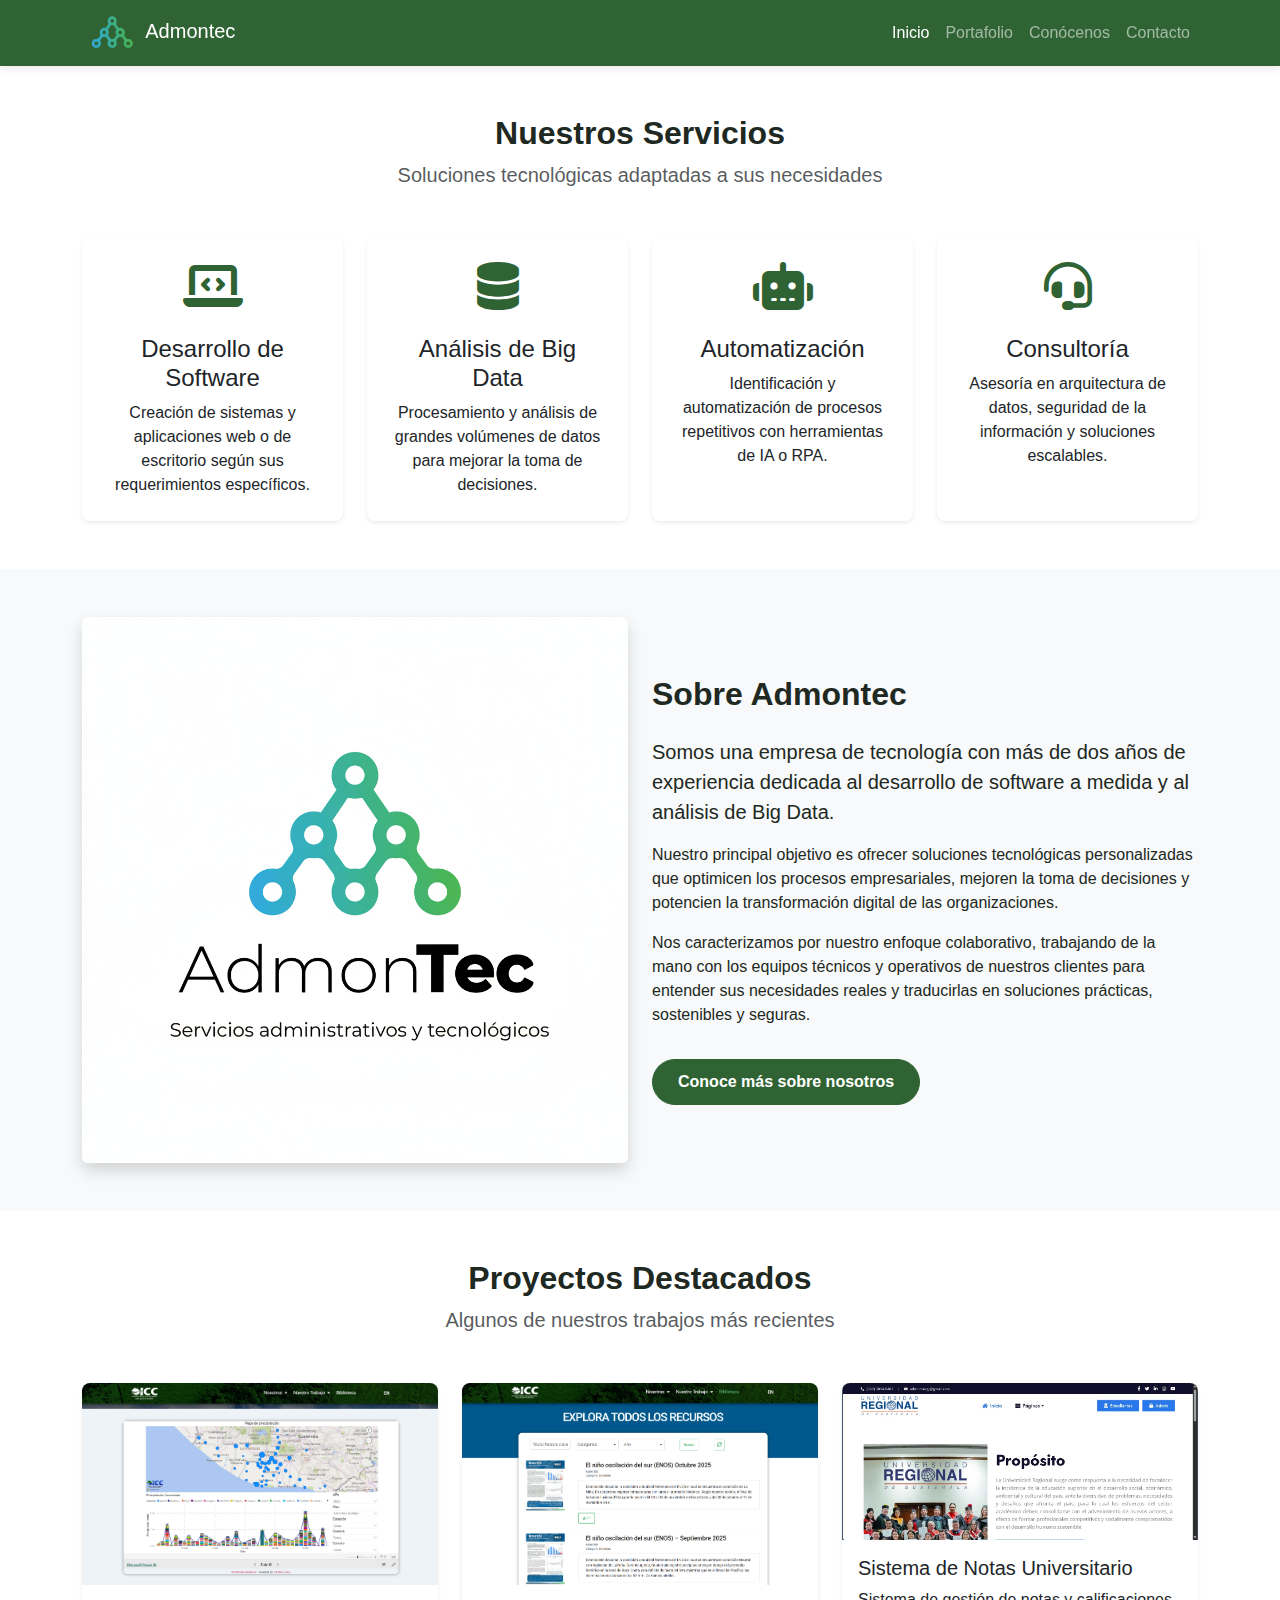
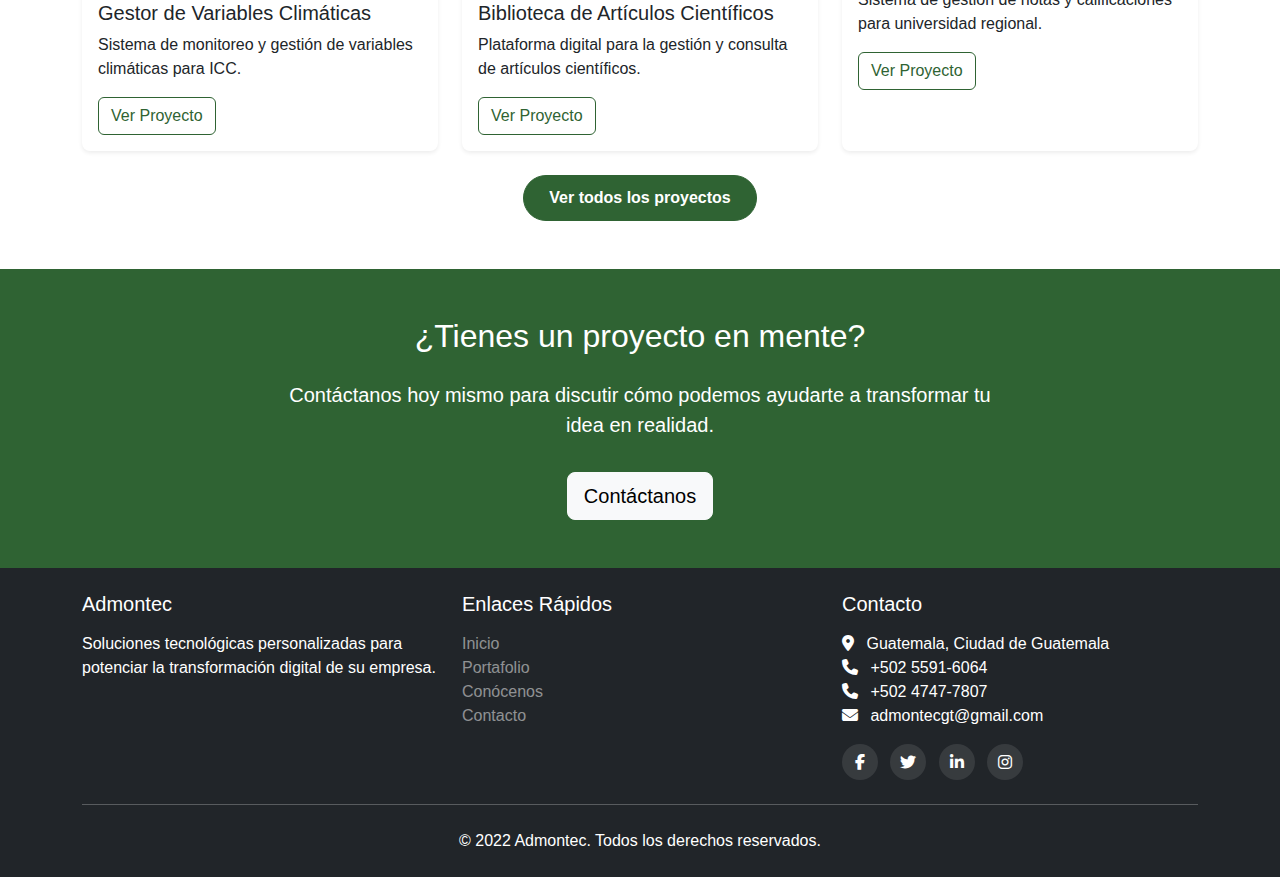
<file: index.html>
<!DOCTYPE html>
<html lang="es">
<head>
    <meta charset="UTF-8">
    <meta name="viewport" content="width=device-width, initial-scale=1.0">
    <title>Admontec - Soluciones Tecnológicas</title>
    <link rel="icon" type="image/png" href="img/logoresumido.png">
    <!-- Bootstrap CSS -->
    <link href="https://cdn.jsdelivr.net/npm/bootstrap@5.3.0/dist/css/bootstrap.min.css" rel="stylesheet">
    <!-- Font Awesome -->
    <link rel="stylesheet" href="https://cdnjs.cloudflare.com/ajax/libs/font-awesome/6.4.0/css/all.min.css">
    <!-- Custom CSS -->
    <link rel="stylesheet" href="css/styles.css">
</head>
<body>
    <!-- Navbar -->
    <nav class="navbar navbar-expand-lg navbar-dark bg-primary sticky-top">
        <div class="container">
            <a class="navbar-brand" href="index.html">
                <img src="img/logoresumido.png" alt="Admontec Logo" height="40">
                Admontec
            </a>
            <button class="navbar-toggler" type="button" data-bs-toggle="collapse" data-bs-target="#navbarNav" aria-controls="navbarNav" aria-expanded="false" aria-label="Toggle navigation">
                <span class="navbar-toggler-icon"></span>
            </button>
            <div class="collapse navbar-collapse" id="navbarNav">
                <ul class="navbar-nav ms-auto">
                    <li class="nav-item">
                        <a class="nav-link active" href="index.html">Inicio</a>
                    </li>
                    <li class="nav-item">
                        <a class="nav-link" href="portafolio.html">Portafolio</a>
                    </li>
                    <li class="nav-item">
                        <a class="nav-link" href="conocenos.html">Conócenos</a>
                    </li>
                    <li class="nav-item">
                        <a class="nav-link" href="http://wa.me/+50255916064">Contacto</a>
                    </li>
                </ul>
            </div>
        </div>
    </nav>


    <!-- Servicios Section -->
    <section class="py-5" id="servicios">
        <div class="container">
            <div class="text-center mb-5">
                <h2 class="fw-bold">Nuestros Servicios</h2>
                <p class="lead text-muted">Soluciones tecnológicas adaptadas a sus necesidades</p>
            </div>
            <div class="row g-4">
                <div class="col-md-6 col-lg-3">
                    <div class="card h-100 border-0 shadow-sm">
                        <div class="card-body text-center p-4">
                            <div class="icon-box mb-4">
                                <i class="fas fa-laptop-code fa-3x text-primary"></i>
                            </div>
                            <h4 class="card-title">Desarrollo de Software</h4>
                            <p class="card-text">Creación de sistemas y aplicaciones web o de escritorio según sus requerimientos específicos.</p>
                        </div>
                    </div>
                </div>
                <div class="col-md-6 col-lg-3">
                    <div class="card h-100 border-0 shadow-sm">
                        <div class="card-body text-center p-4">
                            <div class="icon-box mb-4">
                                <i class="fas fa-database fa-3x text-primary"></i>
                            </div>
                            <h4 class="card-title">Análisis de Big Data</h4>
                            <p class="card-text">Procesamiento y análisis de grandes volúmenes de datos para mejorar la toma de decisiones.</p>
                        </div>
                    </div>
                </div>
                <div class="col-md-6 col-lg-3">
                    <div class="card h-100 border-0 shadow-sm">
                        <div class="card-body text-center p-4">
                            <div class="icon-box mb-4">
                                <i class="fas fa-robot fa-3x text-primary"></i>
                            </div>
                            <h4 class="card-title">Automatización</h4>
                            <p class="card-text">Identificación y automatización de procesos repetitivos con herramientas de IA o RPA.</p>
                        </div>
                    </div>
                </div>
                <div class="col-md-6 col-lg-3">
                    <div class="card h-100 border-0 shadow-sm">
                        <div class="card-body text-center p-4">
                            <div class="icon-box mb-4">
                                <i class="fas fa-headset fa-3x text-primary"></i>
                            </div>
                            <h4 class="card-title">Consultoría</h4>
                            <p class="card-text">Asesoría en arquitectura de datos, seguridad de la información y soluciones escalables.</p>
                        </div>
                    </div>
                </div>
            </div>
        </div>
    </section>

    <!-- Acerca de Section -->
    <section class="py-5 bg-light" id="acerca">
        <div class="container">
            <div class="row align-items-center">
                <div class="col-lg-6 mb-4 mb-lg-0">
                    <img src="img/logo.png" alt="Acerca de Admontec" class="img-fluid rounded shadow">
                </div>
                <div class="col-lg-6">
                    <h2 class="fw-bold mb-4">Sobre Admontec</h2>
                    <p class="lead">Somos una empresa de tecnología con más de dos años de experiencia dedicada al desarrollo de software a medida y al análisis de Big Data.</p>
                    <p>Nuestro principal objetivo es ofrecer soluciones tecnológicas personalizadas que optimicen los procesos empresariales, mejoren la toma de decisiones y potencien la transformación digital de las organizaciones.</p>
                    <p>Nos caracterizamos por nuestro enfoque colaborativo, trabajando de la mano con los equipos técnicos y operativos de nuestros clientes para entender sus necesidades reales y traducirlas en soluciones prácticas, sostenibles y seguras.</p>
                    <a href="conocenos.html" class="btn btn-primary mt-3">Conoce más sobre nosotros</a>
                </div>
            </div>
        </div>
    </section>

    <!-- Proyectos Destacados -->
    <section class="py-5" id="proyectos-destacados">
        <div class="container">
            <div class="text-center mb-5">
                <h2 class="fw-bold">Proyectos Destacados</h2>
                <p class="lead text-muted">Algunos de nuestros trabajos más recientes</p>
            </div>
            <div class="row g-4">
                <div class="col-md-6 col-lg-4">
                    <div class="card h-100 border-0 shadow-sm">
                        <img src="img/mapadeprecipitacion.png" class="card-img-top" alt="Mapa de Precipitación">
                        <div class="card-body">
                            <h5 class="card-title">Gestor de Variables Climáticas</h5>
                            <p class="card-text">Sistema de monitoreo y gestión de variables climáticas para ICC.</p>
                            <a href="https://icc.org.gt/es/mapadeprecipitacion/" class="btn btn-outline-primary" target="_blank">Ver Proyecto</a>
                        </div>
                    </div>
                </div>
                <div class="col-md-6 col-lg-4">
                    <div class="card h-100 border-0 shadow-sm">
                        <img src="img/biblioteca.png" class="card-img-top" alt="Biblioteca Digital">
                        <div class="card-body">
                            <h5 class="card-title">Biblioteca de Artículos Científicos</h5>
                            <p class="card-text">Plataforma digital para la gestión y consulta de artículos científicos.</p>
                            <a href="https://icc.org.gt/es/biblioteca/" class="btn btn-outline-primary" target="_blank">Ver Proyecto</a>
                        </div>
                    </div>
                </div>
                <div class="col-md-6 col-lg-4">
                    <div class="card h-100 border-0 shadow-sm">
                        <img src="img/sistemadenotas.jpeg" class="card-img-top" alt="Sistema de Notas">
                        <div class="card-body">
                            <h5 class="card-title">Sistema de Notas Universitario</h5>
                            <p class="card-text">Sistema de gestión de notas y calificaciones para universidad regional.</p>
                            <a href="https://notasur2.mywebcommunity.org/" class="btn btn-outline-primary" target="_blank">Ver Proyecto</a>
                        </div>
                    </div>
                </div>
            </div>
            <div class="text-center mt-4">
                <a href="portafolio.html" class="btn btn-primary">Ver todos los proyectos</a>
            </div>
        </div>
    </section>

    <!-- Contacto Section -->
    <section class="py-5 bg-primary text-white">
        <div class="container px-4">
            <div class="row gx-4 justify-content-center">
                <div class="col-lg-8 text-center">
                    <h2 class="mb-4">¿Tienes un proyecto en mente?</h2>
                    <p class="lead">Contáctanos hoy mismo para discutir cómo podemos ayudarte a transformar tu idea en realidad.</p>
                    <a class="btn btn-light btn-lg mt-3" href="https://wa.me/+50255916064">Contáctanos</a>
                </div>
            </div>
        </div>
    </section>

    <!-- Footer -->
    <footer class="bg-dark text-white py-4">
        <div class="container">
            <div class="row g-4">
                <div class="col-md-4">
                    <h5 class="mb-3">Admontec</h5>
                    <p>Soluciones tecnológicas personalizadas para potenciar la transformación digital de su empresa.</p>
                </div>
                <div class="col-md-4">
                    <h5 class="mb-3">Enlaces Rápidos</h5>
                    <ul class="list-unstyled">
                        <li><a href="index.html" class="text-white-50">Inicio</a></li>
                        <li><a href="portafolio.html" class="text-white-50">Portafolio</a></li>
                        <li><a href="conocenos.html" class="text-white-50">Conócenos</a></li>
                        <li><a href="https://wa.me/+50255916064" class="text-white-50">Contacto</a></li>
                    </ul>
                </div>
                <div class="col-md-4">
                    <h5 class="mb-3">Contacto</h5>
                    <ul class="list-unstyled">
                        <li><i class="fas fa-map-marker-alt me-2"></i> Guatemala, Ciudad de Guatemala</li>
                        <li><i class="fas fa-phone me-2"></i> +502 5591-6064</li>
                        <li><i class="fas fa-phone me-2"></i> +502 4747-7807</li>
                        <li><i class="fas fa-envelope me-2"></i> admontecgt@gmail.com</li>
                    </ul>
                    <div class="mt-3">
                        <a href="#" class="text-white me-2"><i class="fab fa-facebook-f"></i></a>
                        <a href="#" class="text-white me-2"><i class="fab fa-twitter"></i></a>
                        <a href="#" class="text-white me-2"><i class="fab fa-linkedin-in"></i></a>
                        <a href="https://www.instagram.com/admontec.gt/" class="text-white"><i class="fab fa-instagram"></i></a>
                    </div>
                </div>
            </div>
            <hr class="my-4">
            <div class="text-center">
                <p class="mb-0">&copy; 2022 Admontec. Todos los derechos reservados.</p>
            </div>
        </div>
    </footer>

    <!-- Bootstrap JS -->
    <script src="https://cdn.jsdelivr.net/npm/bootstrap@5.3.0/dist/js/bootstrap.bundle.min.js"></script>
    <!-- Custom JS -->
    <script src="js/main.js"></script>
</body>
</html>
</file>
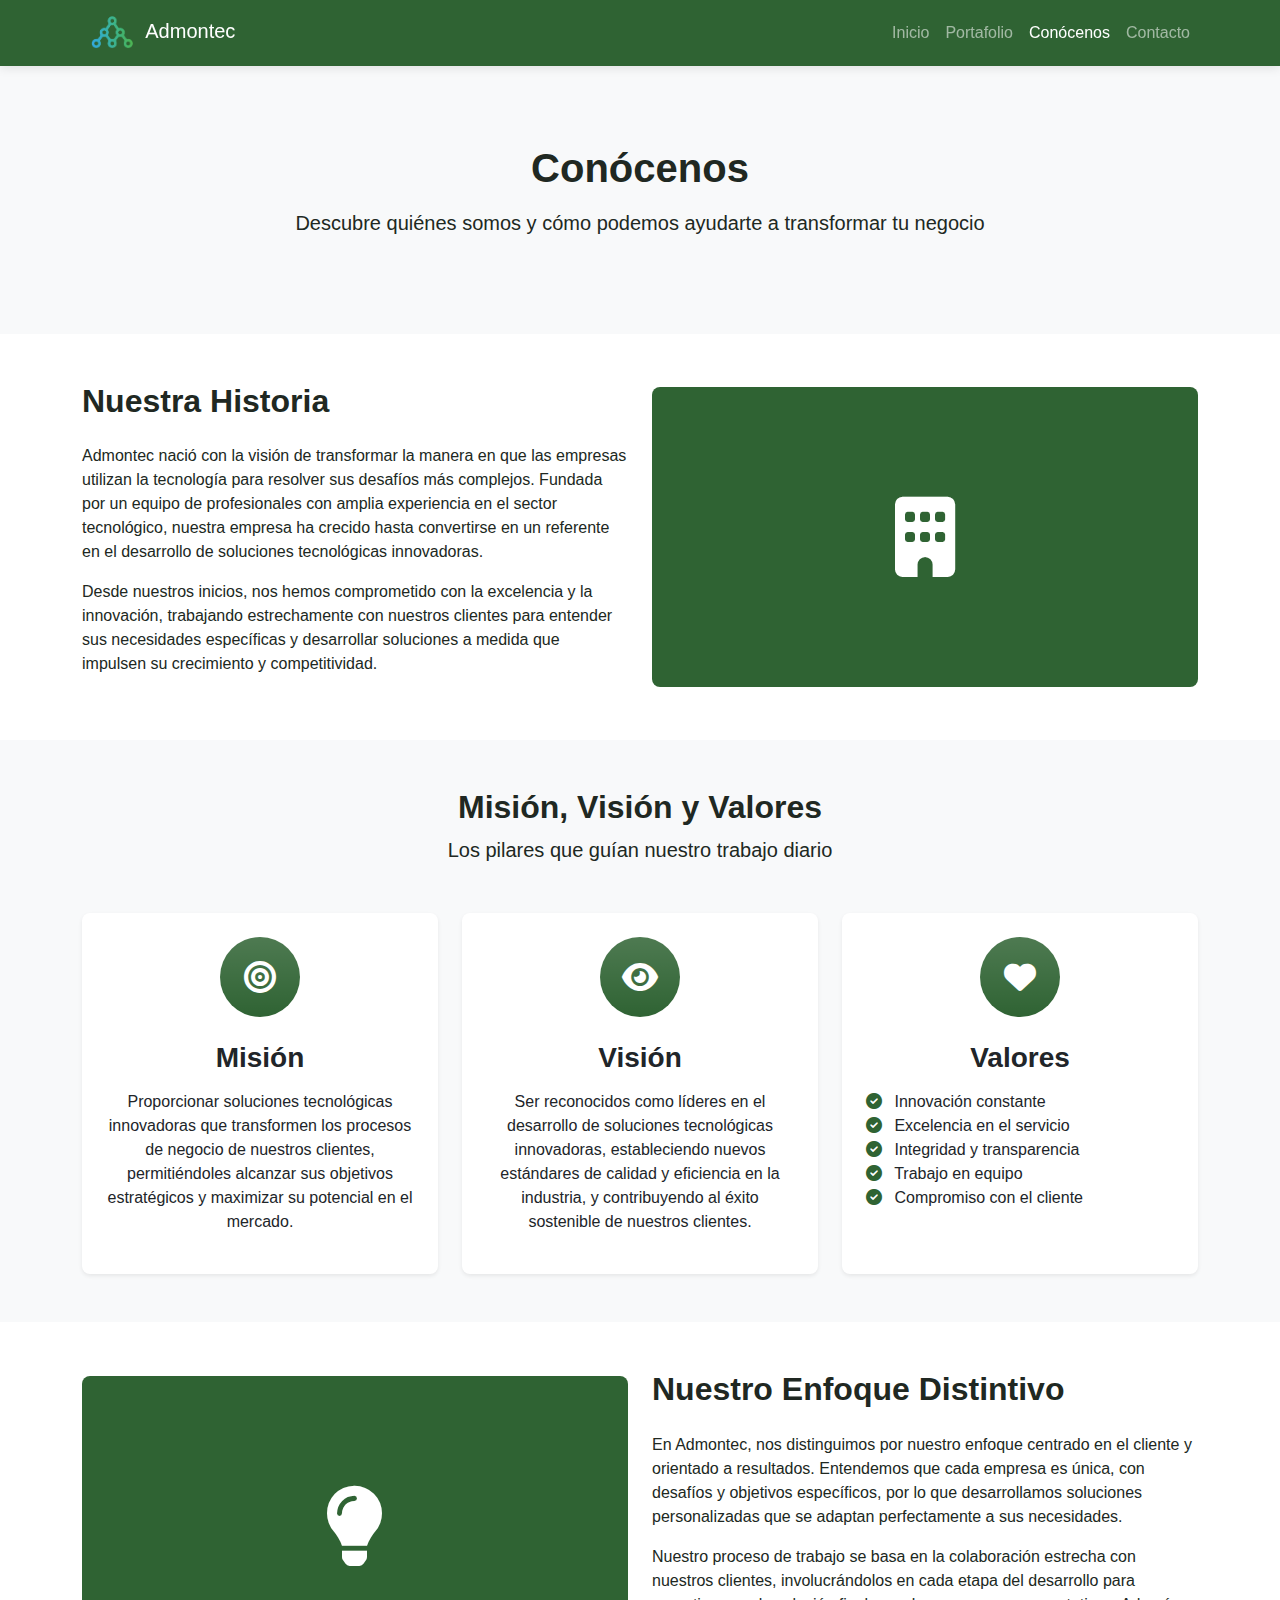
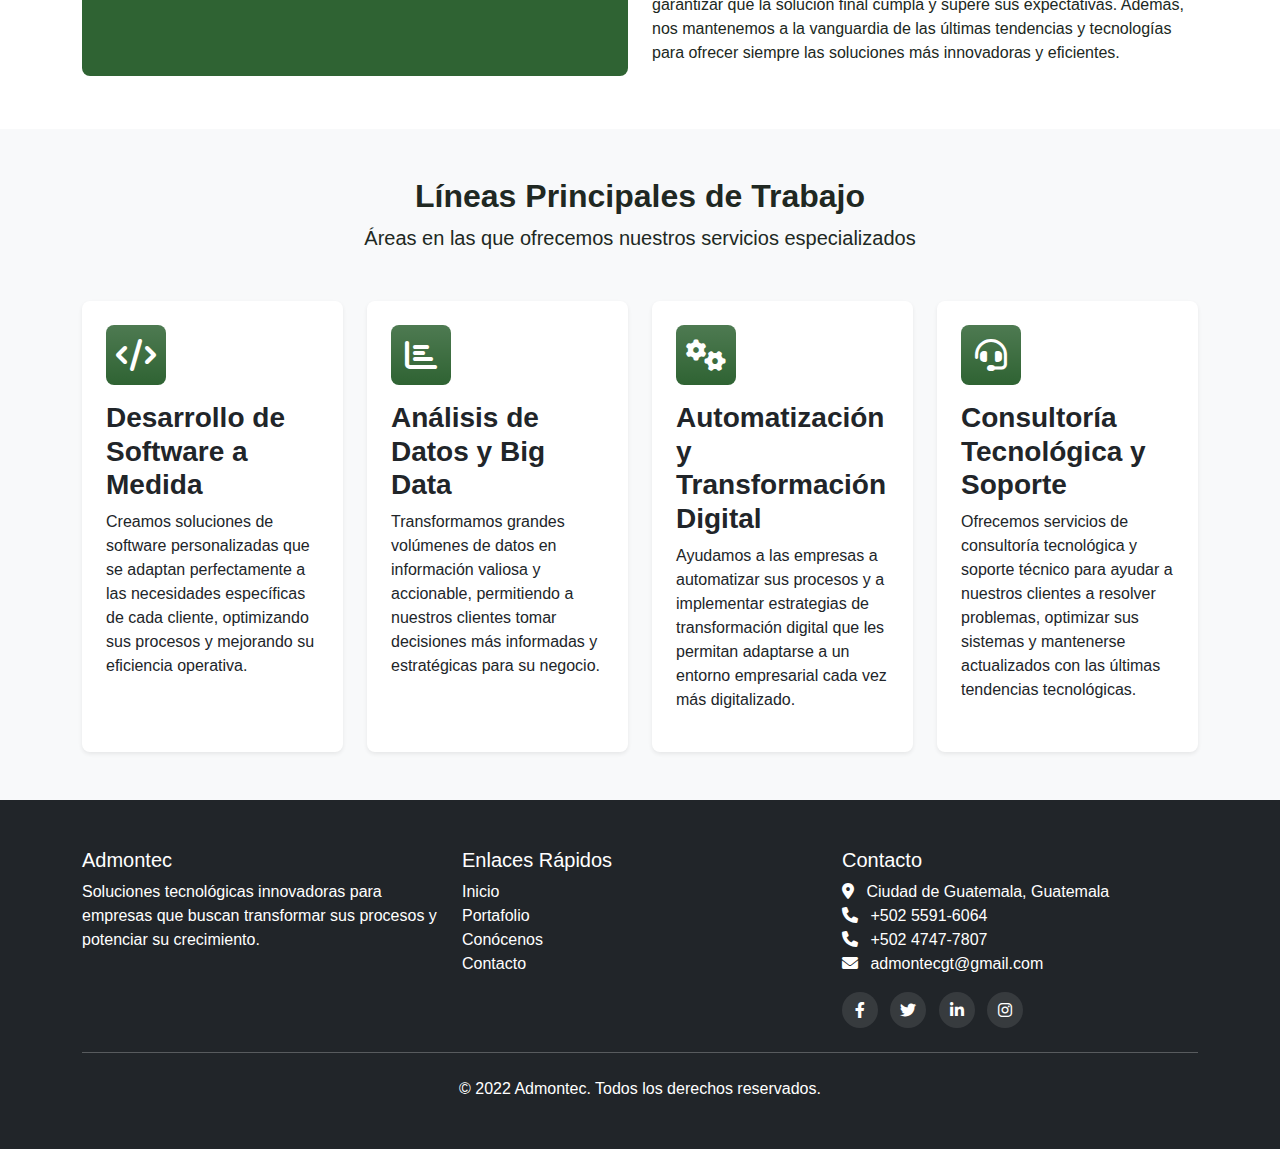
<file: conocenos.html>
<!DOCTYPE html>
<html lang="es">
<head>
    <meta charset="UTF-8">
    <meta name="viewport" content="width=device-width, initial-scale=1.0">
    <title>Conócenos - Admontec</title>
    <link rel="icon" type="image/png" href="img/logoresumido.png">
    <link href="https://cdn.jsdelivr.net/npm/bootstrap@5.3.0/dist/css/bootstrap.min.css" rel="stylesheet">
    <link rel="stylesheet" href="https://cdnjs.cloudflare.com/ajax/libs/font-awesome/6.0.0/css/all.min.css">
    <link rel="stylesheet" href="css/styles.css">
</head>
<body>
    <!-- Barra de navegación -->
    <nav class="navbar navbar-expand-lg navbar-dark bg-primary fixed-top">
        <div class="container">
           <a class="navbar-brand" href="index.html">
                <img src="img/logoresumido.png" alt="Admontec Logo" height="40">
                Admontec
            </a>
            <button class="navbar-toggler" type="button" data-bs-toggle="collapse" data-bs-target="#navbarNav">
                <span class="navbar-toggler-icon"></span>
            </button>
            <div class="collapse navbar-collapse" id="navbarNav">
                <ul class="navbar-nav ms-auto">
                    <li class="nav-item">
                        <a class="nav-link" href="index.html">Inicio</a>
                    </li>
                    <li class="nav-item">
                        <a class="nav-link" href="portafolio.html">Portafolio</a>
                    </li>
                    <li class="nav-item">
                        <a class="nav-link active" href="conocenos.html">Conócenos</a>
                    </li>
                    <li class="nav-item">
                        <a class="nav-link" href="index.html#contacto">Contacto</a>
                    </li>
                </ul>
            </div>
        </div>
    </nav>

    <!-- Encabezado -->
    <header class="bg-light py-5 mt-5">
        <div class="container px-4">
            <div class="row gx-4 justify-content-center">
                <div class="col-lg-8">
                    <div class="text-center my-5">
                        <h1 class="fw-bolder mb-3">Conócenos</h1>
                        <p class="lead mb-0">Descubre quiénes somos y cómo podemos ayudarte a transformar tu negocio</p>
                    </div>
                </div>
            </div>
        </div>
    </header>

    <!-- Sección Nuestra Historia -->
    <section class="py-5">
        <div class="container">
            <div class="row align-items-center">
                <div class="col-lg-6 order-lg-2">
                    <div class="bg-primary text-white p-5 rounded-3 d-flex align-items-center justify-content-center" style="height: 300px;">
                        <i class="fas fa-building fa-5x"></i>
                    </div>
                </div>
                <div class="col-lg-6 order-lg-1 mb-5 mb-lg-0">
                    <h2 class="fw-bold mb-4">Nuestra Historia</h2>
                    <p>Admontec nació con la visión de transformar la manera en que las empresas utilizan la tecnología para resolver sus desafíos más complejos. Fundada por un equipo de profesionales con amplia experiencia en el sector tecnológico, nuestra empresa ha crecido hasta convertirse en un referente en el desarrollo de soluciones tecnológicas innovadoras.</p>
                    <p>Desde nuestros inicios, nos hemos comprometido con la excelencia y la innovación, trabajando estrechamente con nuestros clientes para entender sus necesidades específicas y desarrollar soluciones a medida que impulsen su crecimiento y competitividad.</p>
                </div>
            </div>
        </div>
    </section>

    <!-- Sección Misión, Visión, Valores -->
    <section class="py-5 bg-light">
        <div class="container">
            <div class="text-center mb-5">
                <h2 class="fw-bold">Misión, Visión y Valores</h2>
                <p class="lead">Los pilares que guían nuestro trabajo diario</p>
            </div>
            <div class="row g-4">
                <div class="col-md-4">
                    <div class="card h-100 border-0 shadow-sm">
                        <div class="card-body text-center p-4">
                            <div class="feature bg-primary bg-gradient text-white rounded-circle mb-4 mx-auto d-flex align-items-center justify-content-center" style="width: 80px; height: 80px;">
                                <i class="fas fa-bullseye fa-2x"></i>
                            </div>
                            <h3 class="fw-bold mb-3">Misión</h3>
                            <p>Proporcionar soluciones tecnológicas innovadoras que transformen los procesos de negocio de nuestros clientes, permitiéndoles alcanzar sus objetivos estratégicos y maximizar su potencial en el mercado.</p>
                        </div>
                    </div>
                </div>
                <div class="col-md-4">
                    <div class="card h-100 border-0 shadow-sm">
                        <div class="card-body text-center p-4">
                            <div class="feature bg-primary bg-gradient text-white rounded-circle mb-4 mx-auto d-flex align-items-center justify-content-center" style="width: 80px; height: 80px;">
                                <i class="fas fa-eye fa-2x"></i>
                            </div>
                            <h3 class="fw-bold mb-3">Visión</h3>
                            <p>Ser reconocidos como líderes en el desarrollo de soluciones tecnológicas innovadoras, estableciendo nuevos estándares de calidad y eficiencia en la industria, y contribuyendo al éxito sostenible de nuestros clientes.</p>
                        </div>
                    </div>
                </div>
                <div class="col-md-4">
                    <div class="card h-100 border-0 shadow-sm">
                        <div class="card-body text-center p-4">
                            <div class="feature bg-primary bg-gradient text-white rounded-circle mb-4 mx-auto d-flex align-items-center justify-content-center" style="width: 80px; height: 80px;">
                                <i class="fas fa-heart fa-2x"></i>
                            </div>
                            <h3 class="fw-bold mb-3">Valores</h3>
                            <ul class="list-unstyled text-start">
                                <li><i class="fas fa-check-circle text-primary me-2"></i> Innovación constante</li>
                                <li><i class="fas fa-check-circle text-primary me-2"></i> Excelencia en el servicio</li>
                                <li><i class="fas fa-check-circle text-primary me-2"></i> Integridad y transparencia</li>
                                <li><i class="fas fa-check-circle text-primary me-2"></i> Trabajo en equipo</li>
                                <li><i class="fas fa-check-circle text-primary me-2"></i> Compromiso con el cliente</li>
                            </ul>
                        </div>
                    </div>
                </div>
            </div>
        </div>
    </section>

    <!-- Sección Nuestro Enfoque Distintivo -->
    <section class="py-5">
        <div class="container">
            <div class="row align-items-center">
                <div class="col-lg-6">
                    <div class="bg-primary text-white p-5 rounded-3 d-flex align-items-center justify-content-center" style="height: 300px;">
                        <i class="fas fa-lightbulb fa-5x"></i>
                    </div>
                </div>
                <div class="col-lg-6 mb-5 mb-lg-0">
                    <h2 class="fw-bold mb-4">Nuestro Enfoque Distintivo</h2>
                    <p>En Admontec, nos distinguimos por nuestro enfoque centrado en el cliente y orientado a resultados. Entendemos que cada empresa es única, con desafíos y objetivos específicos, por lo que desarrollamos soluciones personalizadas que se adaptan perfectamente a sus necesidades.</p>
                    <p>Nuestro proceso de trabajo se basa en la colaboración estrecha con nuestros clientes, involucrándolos en cada etapa del desarrollo para garantizar que la solución final cumpla y supere sus expectativas. Además, nos mantenemos a la vanguardia de las últimas tendencias y tecnologías para ofrecer siempre las soluciones más innovadoras y eficientes.</p>
                </div>
            </div>
        </div>
    </section>

    <!-- Sección Líneas Principales de Trabajo -->
    <section class="py-5 bg-light">
        <div class="container">
            <div class="text-center mb-5">
                <h2 class="fw-bold">Líneas Principales de Trabajo</h2>
                <p class="lead">Áreas en las que ofrecemos nuestros servicios especializados</p>
            </div>
            <div class="row g-4">
                <div class="col-md-6 col-lg-3">
                    <div class="card h-100 border-0 shadow-sm">
                        <div class="card-body p-4">
                            <div class="feature bg-primary bg-gradient text-white rounded-3 mb-3 d-inline-flex align-items-center justify-content-center" style="width: 60px; height: 60px;">
                                <i class="fas fa-code fa-2x"></i>
                            </div>
                            <h3 class="fw-bold">Desarrollo de Software a Medida</h3>
                            <p>Creamos soluciones de software personalizadas que se adaptan perfectamente a las necesidades específicas de cada cliente, optimizando sus procesos y mejorando su eficiencia operativa.</p>
                        </div>
                    </div>
                </div>
                <div class="col-md-6 col-lg-3">
                    <div class="card h-100 border-0 shadow-sm">
                        <div class="card-body p-4">
                            <div class="feature bg-primary bg-gradient text-white rounded-3 mb-3 d-inline-flex align-items-center justify-content-center" style="width: 60px; height: 60px;">
                                <i class="fas fa-chart-bar fa-2x"></i>
                            </div>
                            <h3 class="fw-bold">Análisis de Datos y Big Data</h3>
                            <p>Transformamos grandes volúmenes de datos en información valiosa y accionable, permitiendo a nuestros clientes tomar decisiones más informadas y estratégicas para su negocio.</p>
                        </div>
                    </div>
                </div>
                <div class="col-md-6 col-lg-3">
                    <div class="card h-100 border-0 shadow-sm">
                        <div class="card-body p-4">
                            <div class="feature bg-primary bg-gradient text-white rounded-3 mb-3 d-inline-flex align-items-center justify-content-center" style="width: 60px; height: 60px;">
                                <i class="fas fa-cogs fa-2x"></i>
                            </div>
                            <h3 class="fw-bold">Automatización y Transformación Digital</h3>
                            <p>Ayudamos a las empresas a automatizar sus procesos y a implementar estrategias de transformación digital que les permitan adaptarse a un entorno empresarial cada vez más digitalizado.</p>
                        </div>
                    </div>
                </div>
                <div class="col-md-6 col-lg-3">
                    <div class="card h-100 border-0 shadow-sm">
                        <div class="card-body p-4">
                            <div class="feature bg-primary bg-gradient text-white rounded-3 mb-3 d-inline-flex align-items-center justify-content-center" style="width: 60px; height: 60px;">
                                <i class="fas fa-headset fa-2x"></i>
                            </div>
                            <h3 class="fw-bold">Consultoría Tecnológica y Soporte</h3>
                            <p>Ofrecemos servicios de consultoría tecnológica y soporte técnico para ayudar a nuestros clientes a resolver problemas, optimizar sus sistemas y mantenerse actualizados con las últimas tendencias tecnológicas.</p>
                        </div>
                    </div>
                </div>
            </div>
        </div>
    </section>

    <!-- Footer -->
    <footer class="py-5 bg-dark text-white">
        <div class="container">
            <div class="row">
                <div class="col-md-4 mb-4 mb-md-0">
                    <h5>Admontec</h5>
                    <p>Soluciones tecnológicas innovadoras para empresas que buscan transformar sus procesos y potenciar su crecimiento.</p>
                </div>
                <div class="col-md-4 mb-4 mb-md-0">
                    <h5>Enlaces Rápidos</h5>
                    <ul class="list-unstyled">
                        <li><a href="index.html" class="text-white">Inicio</a></li>
                        <li><a href="portafolio.html" class="text-white">Portafolio</a></li>
                        <li><a href="conocenos.html" class="text-white">Conócenos</a></li>
                        <li><a href="https://wa.me/+50255916064" class="text-white">Contacto</a></li>
                    </ul>
                </div>
                <div class="col-md-4">
                    <h5>Contacto</h5>
                    <ul class="list-unstyled">
                        <li><i class="fas fa-map-marker-alt me-2"></i> Ciudad de Guatemala, Guatemala</li>
                        <li><i class="fas fa-phone me-2"></i> +502 5591-6064</li>
                        <li><i class="fas fa-phone me-2"></i> +502 4747-7807</li>
                        <li><i class="fas fa-envelope me-2"></i> admontecgt@gmail.com</li>
                    </ul>
                    <div class="mt-3">
                        <a href="#" class="text-white me-2"><i class="fab fa-facebook-f"></i></a>
                        <a href="#" class="text-white me-2"><i class="fab fa-twitter"></i></a>
                        <a href="#" class="text-white me-2"><i class="fab fa-linkedin-in"></i></a>
                        <a href="https://www.instagram.com/admontec.gt/" class="text-white"><i class="fab fa-instagram"></i></a>
                    </div>
                </div>
            </div>
            <hr class="my-4">
            <div class="text-center">
                <p class="mb-0">&copy; 2022 Admontec. Todos los derechos reservados.</p>
            </div>
        </div>
    </footer>

    <!-- Scripts de Bootstrap y JavaScript personalizado -->
    <script src="https://cdn.jsdelivr.net/npm/bootstrap@5.3.0/dist/js/bootstrap.bundle.min.js"></script>
    <script src="js/main.js"></script>
</body>
</html>
</file>
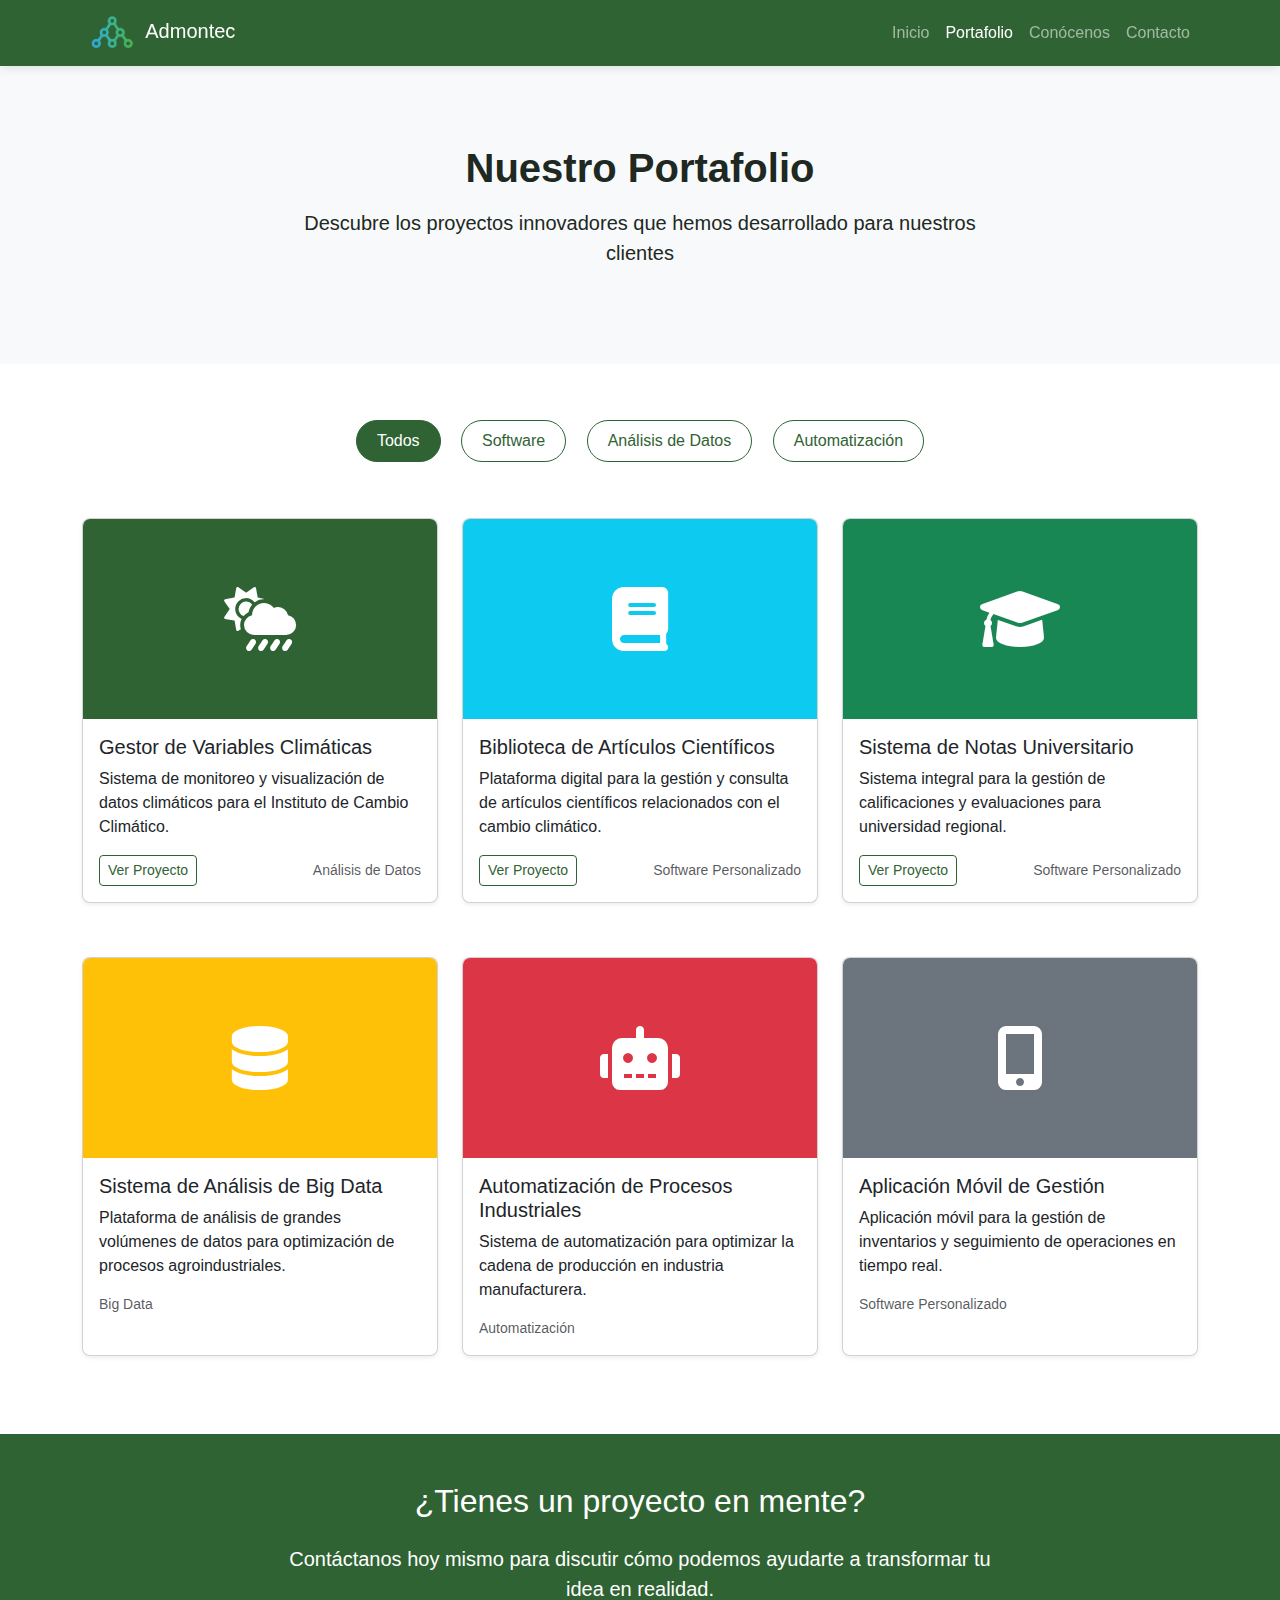
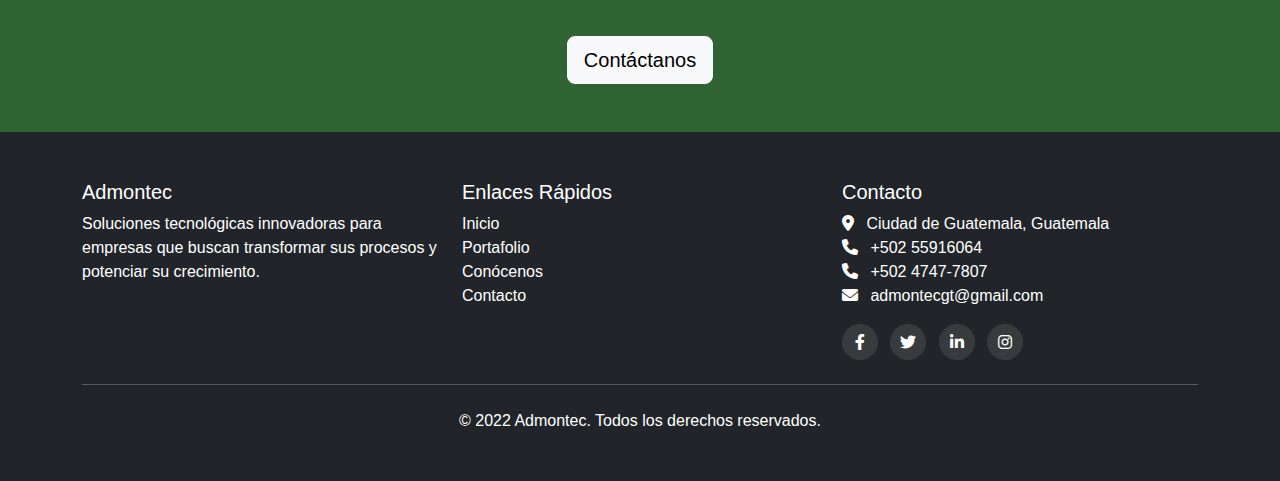
<file: portafolio.html>
<!DOCTYPE html>
<html lang="es">
<head>
    <meta charset="UTF-8">
    <meta name="viewport" content="width=device-width, initial-scale=1.0">
    <title>Portafolio - Admontec</title>
    <link rel="icon" type="image/png" href="img/logoresumido.png">
    <link href="https://cdn.jsdelivr.net/npm/bootstrap@5.3.0/dist/css/bootstrap.min.css" rel="stylesheet">
    <link rel="stylesheet" href="https://cdnjs.cloudflare.com/ajax/libs/font-awesome/6.0.0/css/all.min.css">
    <link rel="stylesheet" href="css/styles.css">
</head>
<body>
    <!-- Barra de navegación -->
    <nav class="navbar navbar-expand-lg navbar-dark bg-primary fixed-top">
        <div class="container">
            <a class="navbar-brand" href="index.html">
                <img src="img/logoresumido.png" alt="Admontec Logo" height="40">
                Admontec
            </a><button class="navbar-toggler" type="button" data-bs-toggle="collapse" data-bs-target="#navbarNav">
                <span class="navbar-toggler-icon"></span>
            </button>
            <div class="collapse navbar-collapse" id="navbarNav">
                <ul class="navbar-nav ms-auto">
                    <li class="nav-item">
                        <a class="nav-link" href="index.html">Inicio</a>
                    </li>
                    <li class="nav-item">
                        <a class="nav-link active" href="portafolio.html">Portafolio</a>
                    </li>
                    <li class="nav-item">
                        <a class="nav-link" href="conocenos.html">Conócenos</a>
                    </li>
                    <li class="nav-item">
                        <a class="nav-link" href="index.html#contacto">Contacto</a>
                    </li>
                </ul>
            </div>
        </div>
    </nav>

    <!-- Encabezado de Portafolio -->
    <header class="bg-light py-5 mt-5">
        <div class="container px-4">
            <div class="row gx-4 justify-content-center">
                <div class="col-lg-8">
                    <div class="text-center my-5">
                        <h1 class="fw-bolder mb-3">Nuestro Portafolio</h1>
                        <p class="lead mb-0">Descubre los proyectos innovadores que hemos desarrollado para nuestros clientes</p>
                    </div>
                </div>
            </div>
        </div>
    </header>

    <!-- Sección de Portafolio -->
    <section class="py-5">
        <div class="container">
            <!-- Filtros de Portafolio -->
            <div class="row mb-5">
                <div class="col-12 text-center">
                    <div class="portfolio-filters">
                        <button class="btn btn-outline-primary m-2 active" data-filter="all">Todos</button>
                        <button class="btn btn-outline-primary m-2" data-filter="software">Software</button>
                        <button class="btn btn-outline-primary m-2" data-filter="data">Análisis de Datos</button>
                        <button class="btn btn-outline-primary m-2" data-filter="automation">Automatización</button>
                    </div>
                </div>
            </div>

            <!-- Proyectos del Portafolio -->
            <div class="row g-4">
                <!-- Proyecto 1 -->
                <div class="col-md-6 col-lg-4 portfolio-item" data-category="data">
                    <div class="card h-100 shadow-sm">
                        <div class="card-img-top bg-primary text-white d-flex align-items-center justify-content-center" style="height: 200px;">
                            <i class="fas fa-cloud-sun-rain fa-4x"></i>
                        </div>
                        <div class="card-body">
                            <h5 class="card-title">Gestor de Variables Climáticas</h5>
                            <p class="card-text">Sistema de monitoreo y visualización de datos climáticos para el Instituto de Cambio Climático.</p>
                            <div class="d-flex justify-content-between align-items-center">
                                <div class="btn-group">
                                    <a href="https://icc.org.gt/es/mapadeprecipitacion/" target="_blank" class="btn btn-sm btn-outline-primary">Ver Proyecto</a>
                                </div>
                                <small class="text-muted">Análisis de Datos</small>
                            </div>
                        </div>
                    </div>
                </div>

                <!-- Proyecto 2 -->
                <div class="col-md-6 col-lg-4 portfolio-item" data-category="software">
                    <div class="card h-100 shadow-sm">
                        <div class="card-img-top bg-info text-white d-flex align-items-center justify-content-center" style="height: 200px;">
                            <i class="fas fa-book fa-4x"></i>
                        </div>
                        <div class="card-body">
                            <h5 class="card-title">Biblioteca de Artículos Científicos</h5>
                            <p class="card-text">Plataforma digital para la gestión y consulta de artículos científicos relacionados con el cambio climático.</p>
                            <div class="d-flex justify-content-between align-items-center">
                                <div class="btn-group">
                                    <a href="https://icc.org.gt/es/biblioteca/" target="_blank" class="btn btn-sm btn-outline-primary">Ver Proyecto</a>
                                </div>
                                <small class="text-muted">Software Personalizado</small>
                            </div>
                        </div>
                    </div>
                </div>

                <!-- Proyecto 3 -->
                <div class="col-md-6 col-lg-4 portfolio-item" data-category="software">
                    <div class="card h-100 shadow-sm">
                        <div class="card-img-top bg-success text-white d-flex align-items-center justify-content-center" style="height: 200px;">
                            <i class="fas fa-graduation-cap fa-4x"></i>
                        </div>
                        <div class="card-body">
                            <h5 class="card-title">Sistema de Notas Universitario</h5>
                            <p class="card-text">Sistema integral para la gestión de calificaciones y evaluaciones para universidad regional.</p>
                            <div class="d-flex justify-content-between align-items-center">
                                <div class="btn-group">
                                    <a href="https://notasur2.mywebcommunity.org/" target="_blank" class="btn btn-sm btn-outline-primary">Ver Proyecto</a>
                                </div>
                                <small class="text-muted">Software Personalizado</small>
                            </div>
                        </div>
                    </div>
                </div>

                <!-- Proyecto 4 -->
                <div class="col-md-6 col-lg-4 portfolio-item" data-category="data">
                    <div class="card h-100 shadow-sm">
                        <div class="card-img-top bg-warning text-white d-flex align-items-center justify-content-center" style="height: 200px;">
                            <i class="fas fa-database fa-4x"></i>
                        </div>
                        <div class="card-body">
                            <h5 class="card-title">Sistema de Análisis de Big Data</h5>
                            <p class="card-text">Plataforma de análisis de grandes volúmenes de datos para optimización de procesos agroindustriales.</p>
                            <div class="d-flex justify-content-between align-items-center">
                                
                                <small class="text-muted">Big Data</small>
                            </div>
                        </div>
                    </div>
                </div>

                <!-- Proyecto 5 -->
                <div class="col-md-6 col-lg-4 portfolio-item" data-category="automation">
                    <div class="card h-100 shadow-sm">
                        <div class="card-img-top bg-danger text-white d-flex align-items-center justify-content-center" style="height: 200px;">
                            <i class="fas fa-robot fa-4x"></i>
                        </div>
                        <div class="card-body">
                            <h5 class="card-title">Automatización de Procesos Industriales</h5>
                            <p class="card-text">Sistema de automatización para optimizar la cadena de producción en industria manufacturera.</p>
                            <div class="d-flex justify-content-between align-items-center">
                                
                                <small class="text-muted">Automatización</small>
                            </div>
                        </div>
                    </div>
                </div>

                <!-- Proyecto 6 -->
                <div class="col-md-6 col-lg-4 portfolio-item" data-category="software">
                    <div class="card h-100 shadow-sm">
                        <div class="card-img-top bg-secondary text-white d-flex align-items-center justify-content-center" style="height: 200px;">
                            <i class="fas fa-mobile-alt fa-4x"></i>
                        </div>
                        <div class="card-body">
                            <h5 class="card-title">Aplicación Móvil de Gestión</h5>
                            <p class="card-text">Aplicación móvil para la gestión de inventarios y seguimiento de operaciones en tiempo real.</p>
                            <div class="d-flex justify-content-between align-items-center">
                                
                                <small class="text-muted">Software Personalizado</small>
                            </div>
                        </div>
                    </div>
                </div>
            </div>
        </div>
    </section>

    <!-- Sección CTA -->
    <section class="py-5 bg-primary text-white">
        <div class="container px-4">
            <div class="row gx-4 justify-content-center">
                <div class="col-lg-8 text-center">
                    <h2 class="mb-4">¿Tienes un proyecto en mente?</h2>
                    <p class="lead">Contáctanos hoy mismo para discutir cómo podemos ayudarte a transformar tu idea en realidad.</p>
                    <a class="btn btn-light btn-lg mt-3" href="https://wa.me/+50255916064">Contáctanos</a>
                </div>
            </div>
        </div>
    </section>

    <!-- Footer -->
    <footer class="py-5 bg-dark text-white">
        <div class="container">
            <div class="row">
                <div class="col-md-4 mb-4 mb-md-0">
                    <h5>Admontec</h5>
                    <p>Soluciones tecnológicas innovadoras para empresas que buscan transformar sus procesos y potenciar su crecimiento.</p>
                </div>
                <div class="col-md-4 mb-4 mb-md-0">
                    <h5>Enlaces Rápidos</h5>
                    <ul class="list-unstyled">
                        <li><a href="index.html" class="text-white">Inicio</a></li>
                        <li><a href="portafolio.html" class="text-white">Portafolio</a></li>
                        <li><a href="conocenos.html" class="text-white">Conócenos</a></li>
                        <li><a href="https://wa.me/+50255916064" class="text-white">Contacto</a></li>
                    </ul>
                </div>
                <div class="col-md-4">
                    <h5>Contacto</h5>
                    <ul class="list-unstyled">
                        <li><i class="fas fa-map-marker-alt me-2"></i> Ciudad de Guatemala, Guatemala</li>
                        <li><i class="fas fa-phone me-2"></i> +502 55916064</li>
                        <li><i class="fas fa-phone me-2"></i> +502 4747-7807</li>
                        <li><i class="fas fa-envelope me-2"></i> admontecgt@gmail.com</li>
                    </ul>
                    <div class="mt-3">
                        <a href="#" class="text-white me-2"><i class="fab fa-facebook-f"></i></a>
                        <a href="#" class="text-white me-2"><i class="fab fa-twitter"></i></a>
                        <a href="#" class="text-white me-2"><i class="fab fa-linkedin-in"></i></a>
                        <a href="https://www.instagram.com/admontec.gt/" class="text-white"><i class="fab fa-instagram"></i></a>
                    </div>
                </div>
            </div>
            <hr class="my-4">
            <div class="text-center">
                <p class="mb-0">&copy; 2022 Admontec. Todos los derechos reservados.</p>
            </div>
        </div>
    </footer>

    <!-- Scripts de Bootstrap y JavaScript personalizado -->
    <script src="https://cdn.jsdelivr.net/npm/bootstrap@5.3.0/dist/js/bootstrap.bundle.min.js"></script>
    <script src="js/main.js"></script>
</body>
</html>
</file>
<file: css/styles.css>
/* Estilos generales */
:root {
    --primary-color: #2f6333; /* Verde principal */
    --secondary-color: #0b5e2f;
    --light-color: #f8f9fa;
    --dark-color: #202822;
    --accent-color: #1b543a; /* Verde oscuro para acentos */
    --light-green: #5cb85c; /* Verde claro para variaciones */
}

body {
    font-family: 'Segoe UI', Tahoma, Geneva, Verdana, sans-serif;
    color: var(--dark-color);
}

/* Estilos para la barra de navegación */
.navbar {
    box-shadow: 0 2px 10px rgba(0, 0, 0, 0.1);
}

.navbar-dark {
    background-color: var(--primary-color) !important;
}

/* Estilos para el hero section */
.hero {
    background: linear-gradient(rgba(40, 167, 69, 0.8), rgba(25, 135, 84, 0.9)), url('../img/hero-bg.jpg');
    background-size: cover;
    background-position: center;
    color: white;
    padding: 100px 0;
}

/* Estilos para las tarjetas */
.card {
    transition: transform 0.3s ease, box-shadow 0.3s ease;
    border-radius: 8px;
    overflow: hidden;
}

.card:hover {
    transform: translateY(-5px);
    box-shadow: 0 10px 20px rgba(0, 0, 0, 0.1);
}

/* Estilos para los elementos del portafolio */
.portfolio-item {
    margin-bottom: 30px;
}

.portfolio-filters .btn {
    border-radius: 30px;
    padding: 8px 20px;
    margin: 0 5px;
    transition: all 0.3s ease;
}

.portfolio-filters .btn-outline-primary {
    border-color: var(--primary-color);
    color: var(--primary-color);
}

.portfolio-filters .btn-outline-primary:hover,
.portfolio-filters .btn.active {
    background-color: var(--primary-color);
    color: white;
    border-color: var(--primary-color);
}

/* Estilos para los enlaces del footer */
footer a {
    transition: color 0.3s ease;
    text-decoration: none;
}

footer a:hover {
    color: var(--light-green) !important;
    text-decoration: none;
}

/* Estilos para los iconos de redes sociales */
footer .fab {
    width: 36px;
    height: 36px;
    line-height: 36px;
    text-align: center;
    border-radius: 50%;
    background-color: rgba(255, 255, 255, 0.1);
    transition: background-color 0.3s ease;
}

footer .fab:hover {
    background-color: var(--primary-color);
}

/* Animaciones */
.animate-on-scroll {
    opacity: 0;
    transform: translateY(20px);
    transition: opacity 0.5s ease, transform 0.5s ease;
}

.animate-on-scroll.fade-in {
    opacity: 1;
    transform: translateY(0);
}

/* Estilos para botones */
.btn-primary {
    background-color: var(--primary-color);
    border-color: var(--primary-color);
    border-radius: 30px;
    padding: 10px 25px;
    font-weight: 600;
    transition: all 0.3s ease;
}

.btn-primary:hover {
    background-color: var(--accent-color);
    border-color: var(--accent-color);
    transform: translateY(-2px);
    box-shadow: 0 5px 15px rgba(40, 167, 69, 0.3);
}

/* Estilos para formularios */
.form-control:focus {
    border-color: var(--primary-color);
    box-shadow: 0 0 0 0.25rem rgba(40, 167, 69, 0.25);
}

/* Cambios de color para elementos de Bootstrap */
.bg-primary {
    background-color: var(--primary-color) !important;
}

.text-primary {
    color: var(--primary-color) !important;
}

.btn-outline-primary {
    color: var(--primary-color);
    border-color: var(--primary-color);
}

.btn-outline-primary:hover {
    background-color: var(--primary-color);
    border-color: var(--primary-color);
}

/* Media queries para responsividad */
@media (max-width: 768px) {
    .hero {
        padding: 80px 0;
    }
    
    h1 {
        font-size: 2.2rem;
    }
    
    .portfolio-filters .btn {
        margin-bottom: 10px;
    }
}

@media (max-width: 576px) {
    .hero {
        padding: 60px 0;
    }
    
    h1 {
        font-size: 1.8rem;
    }
    
    .btn-lg {
        padding: 8px 20px;
        font-size: 1rem;
    }
}
</file>
